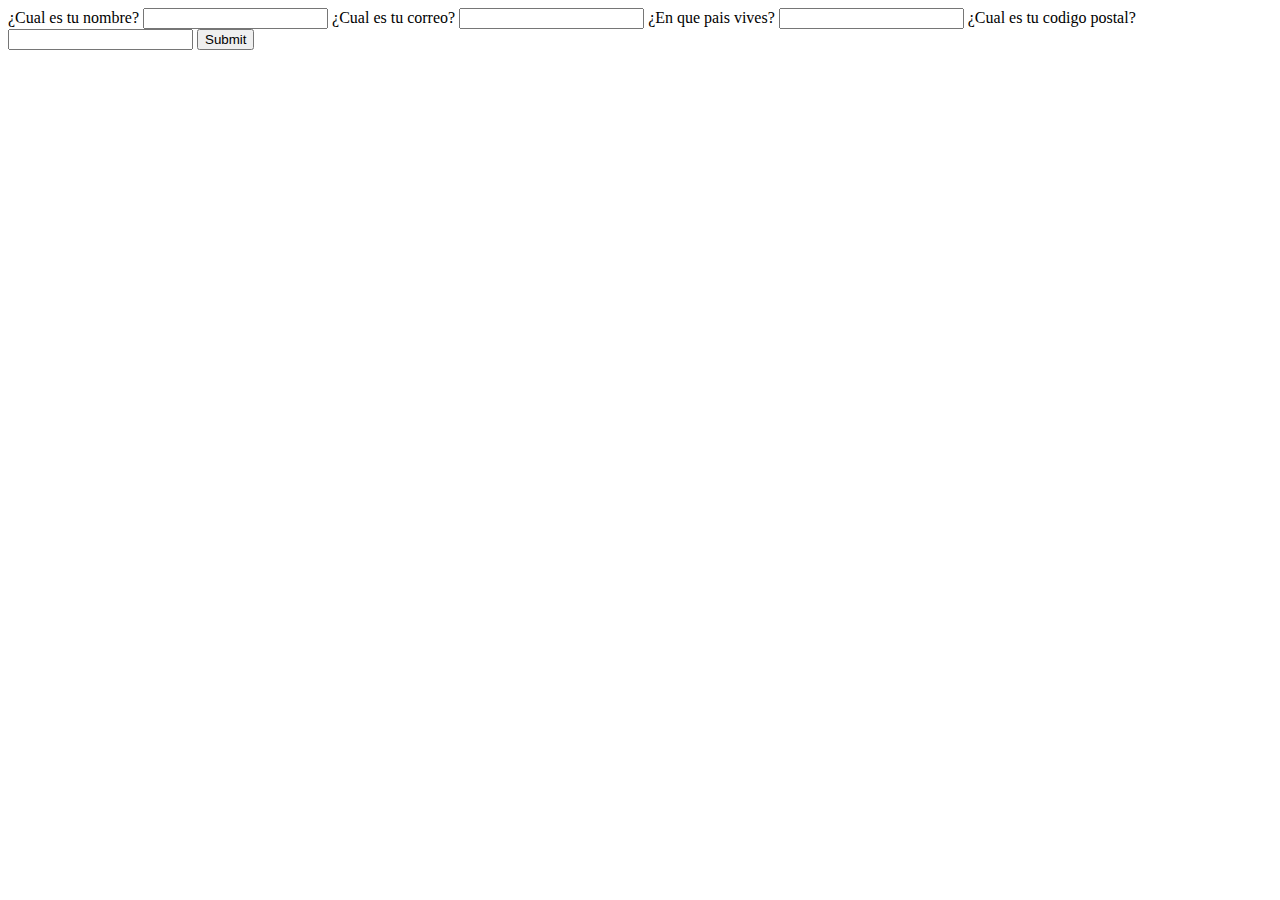
<file: claseCalendario/index.html>
<!DOCTYPE html>
<html lang="en">
<head>
    <meta charset="UTF-8">
    <meta http-equiv="X-UA-Compatible" content="IE=edge">
    <meta name="viewport" content="width=device-width, initial-scale=1.0">
    <title>Document</title>
</head>
<body>
    <main>
        <form action="">
            <label for="nombre">
                <span>¿Cual es tu nombre?</span>
                <input type="text" name="nombre" id="nombre" autocomplete="name" required>
            </label>
            <label for="correo">
                <span>¿Cual es tu correo?</span>
                <input type="email" name="correo" id="correo" autocomplete="email" required>
            </label>
            <label for="pais">
                <span>¿En que pais vives?</span>
                <input type="text" name="pais" id="pai" autocomplete="country" required>
            </label>
            <label for="cp">
                <span>¿Cual es tu codigo postal?</span>
                <input type="text" name="cp" id="cp" autocomplete="postal-code" required>
            </label>
            <input type="submit">
        </form>
    </main>
</body>
</html>
</file>
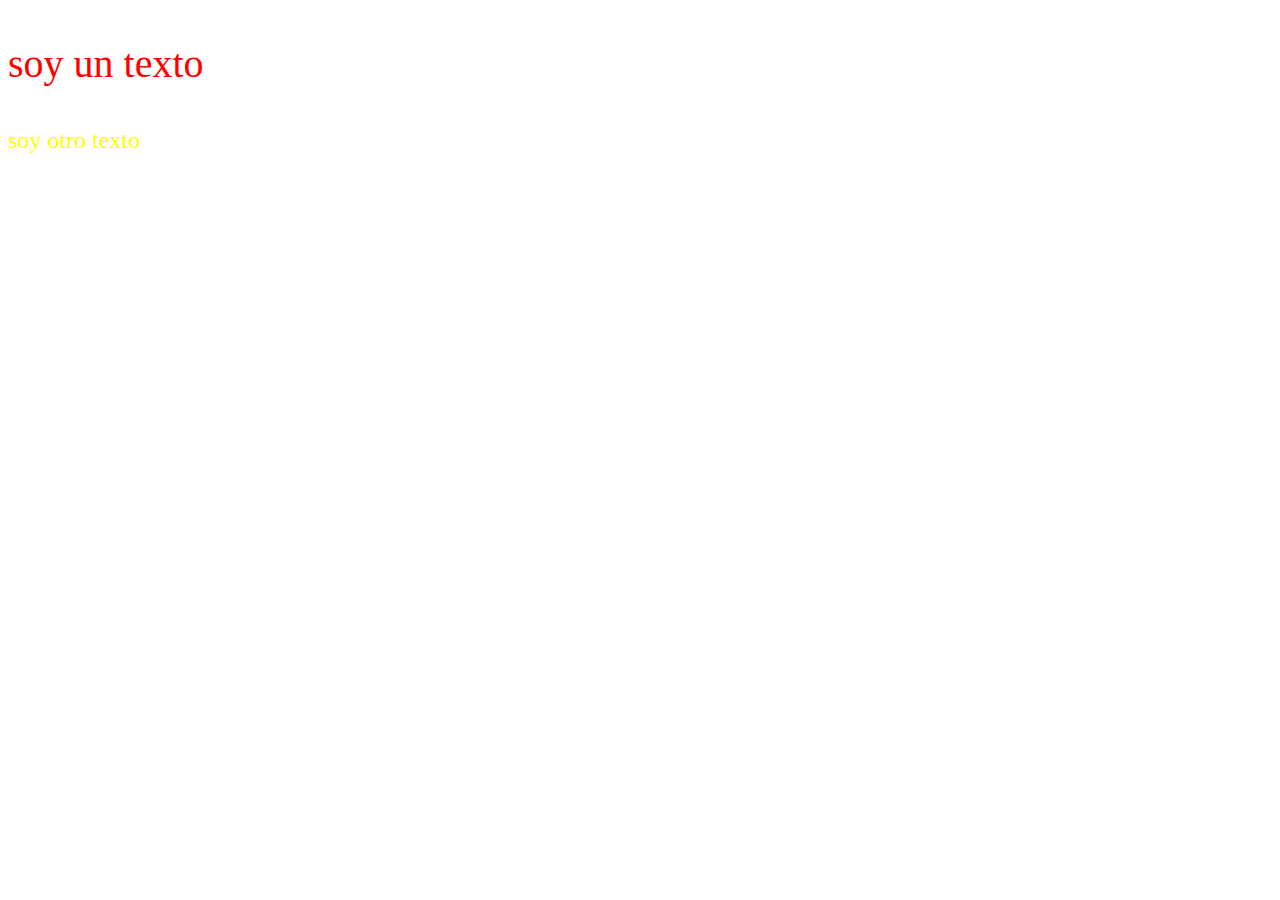
<file: claseCss/index.html>
<!DOCTYPE html>
<html lang="en">
<head>
    <meta charset="UTF-8">
    <meta http-equiv="X-UA-Compatible" content="IE=edge">
    <meta name="viewport" content="width=device-width, initial-scale=1.0">
    <title>Document</title>
    <link rel="stylesheet" href="./style.css">
    
</head>
<body>
    <main>
        <p class="parrafo">soy un  texto</p>
        <p id="texto">soy otro texto</p>
    </main>
</body>
</html>
</file>
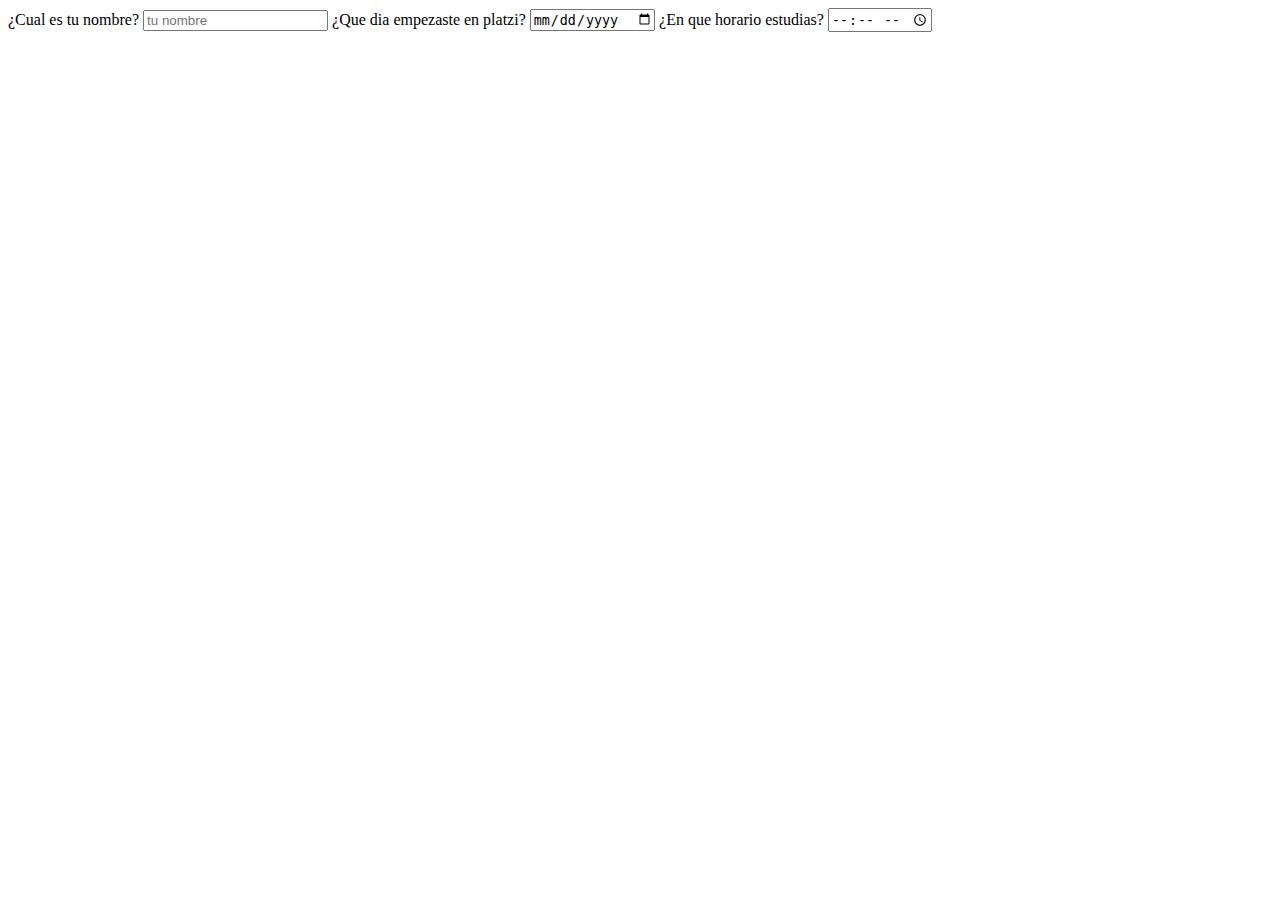
<file: claseForm/index.html>
<!DOCTYPE html>
<html lang="en">
<head>
    <meta charset="UTF-8">
    <meta http-equiv="X-UA-Compatible" content="IE=edge">
    <meta name="viewport" content="width=device-width, initial-scale=1.0">
    <title>Formularios</title>
</head>
<body>
    <form action="">
<label for="Nombre">
    <span>¿Cual es tu nombre?</span>
    <input type="text" id="Nombre" placeholder="tu nombre">
</label>
<label for="inicio-platzi">
    <span>¿Que dia empezaste en platzi?</span>
    <input type="date" id="inicio-platzi">
</label>
<label for="Horario">
    <span>¿En que horario estudias?</span>
    <input type="time" id="Horario">
</label>

    </form>
    
</body>
</html>
</file>
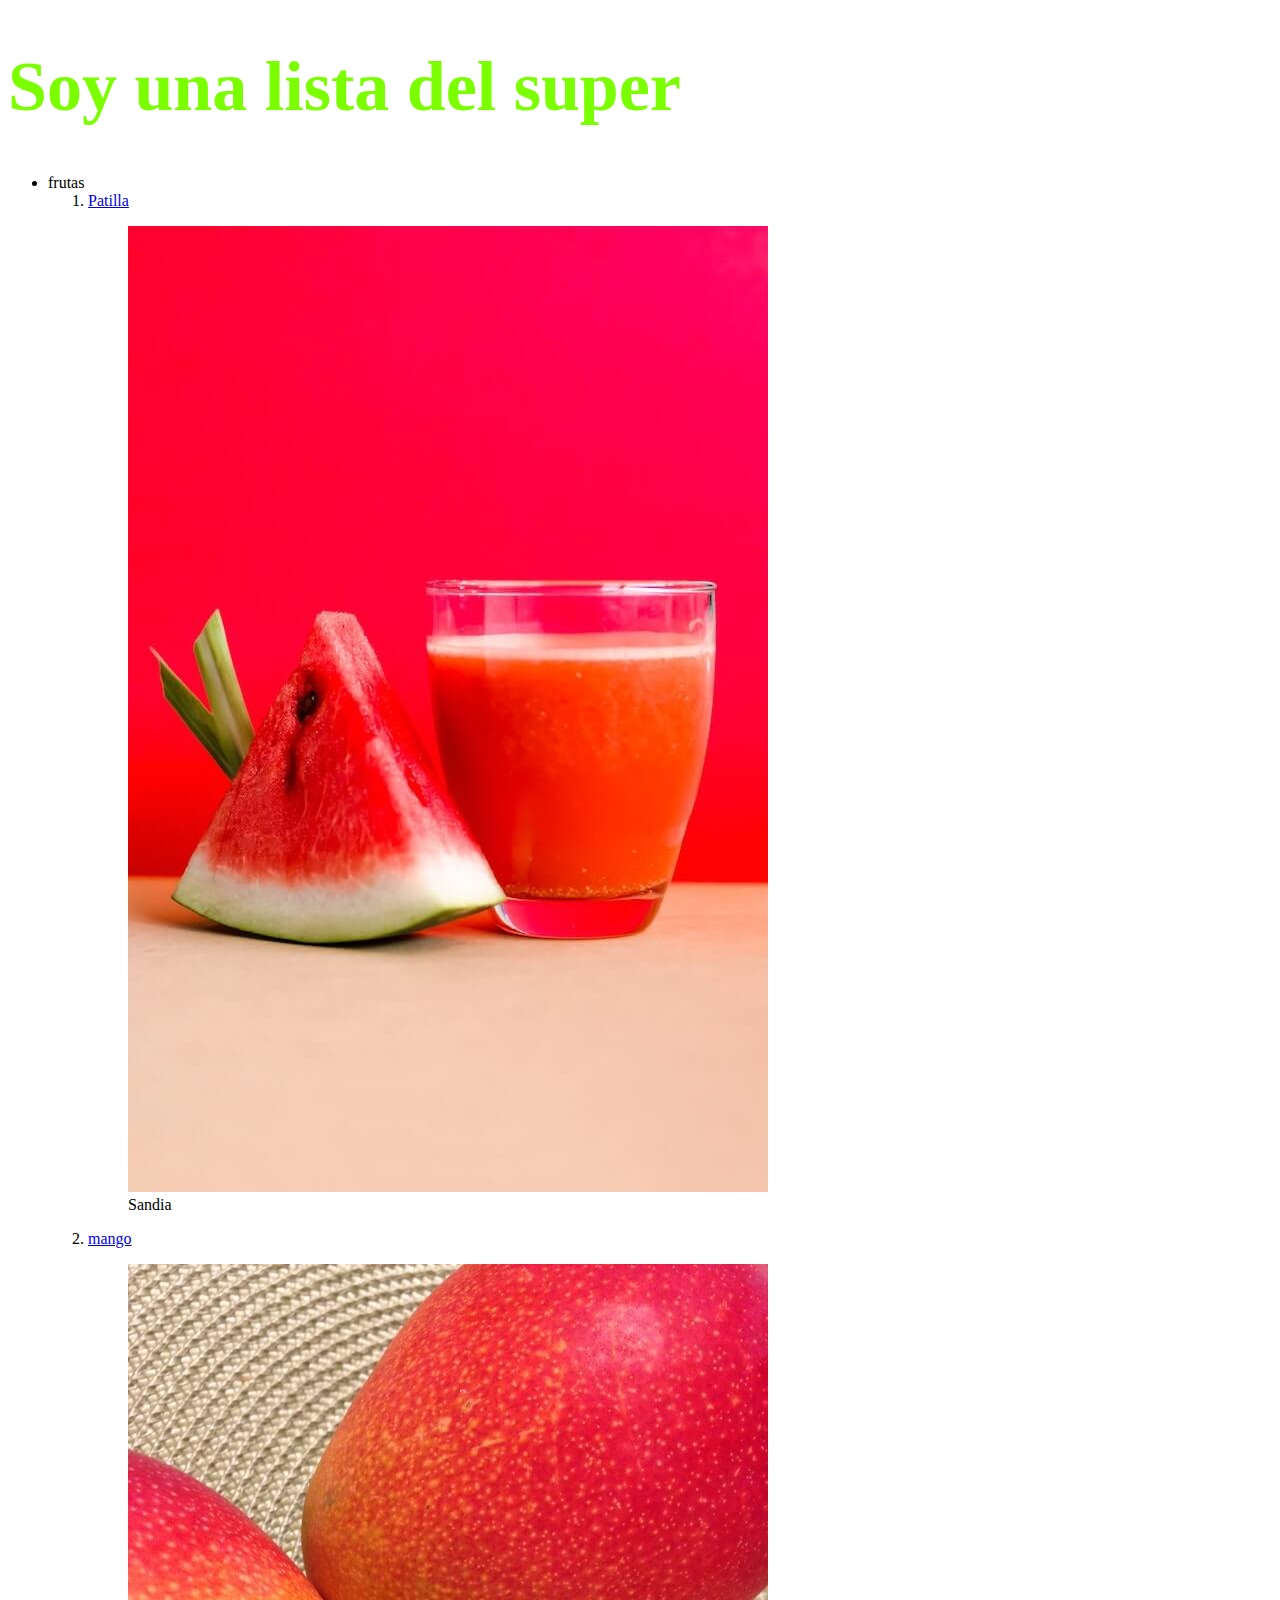
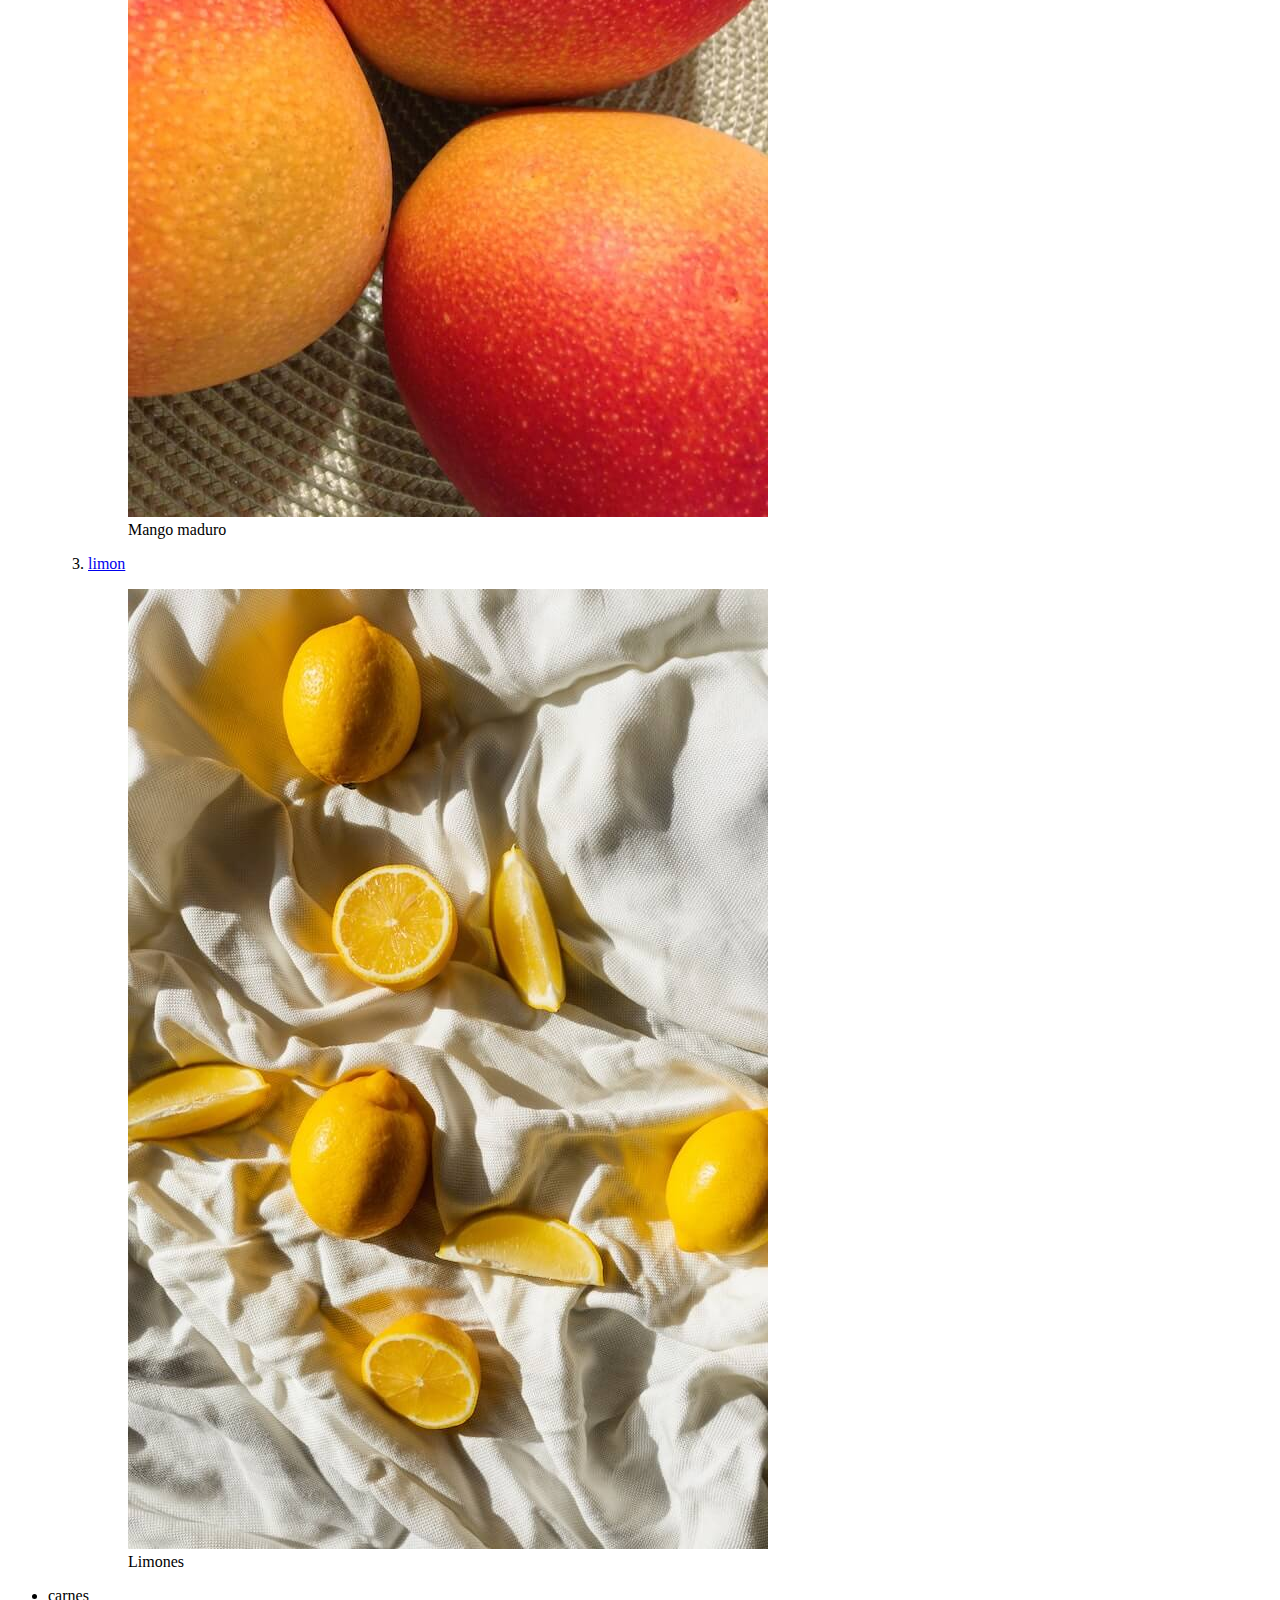
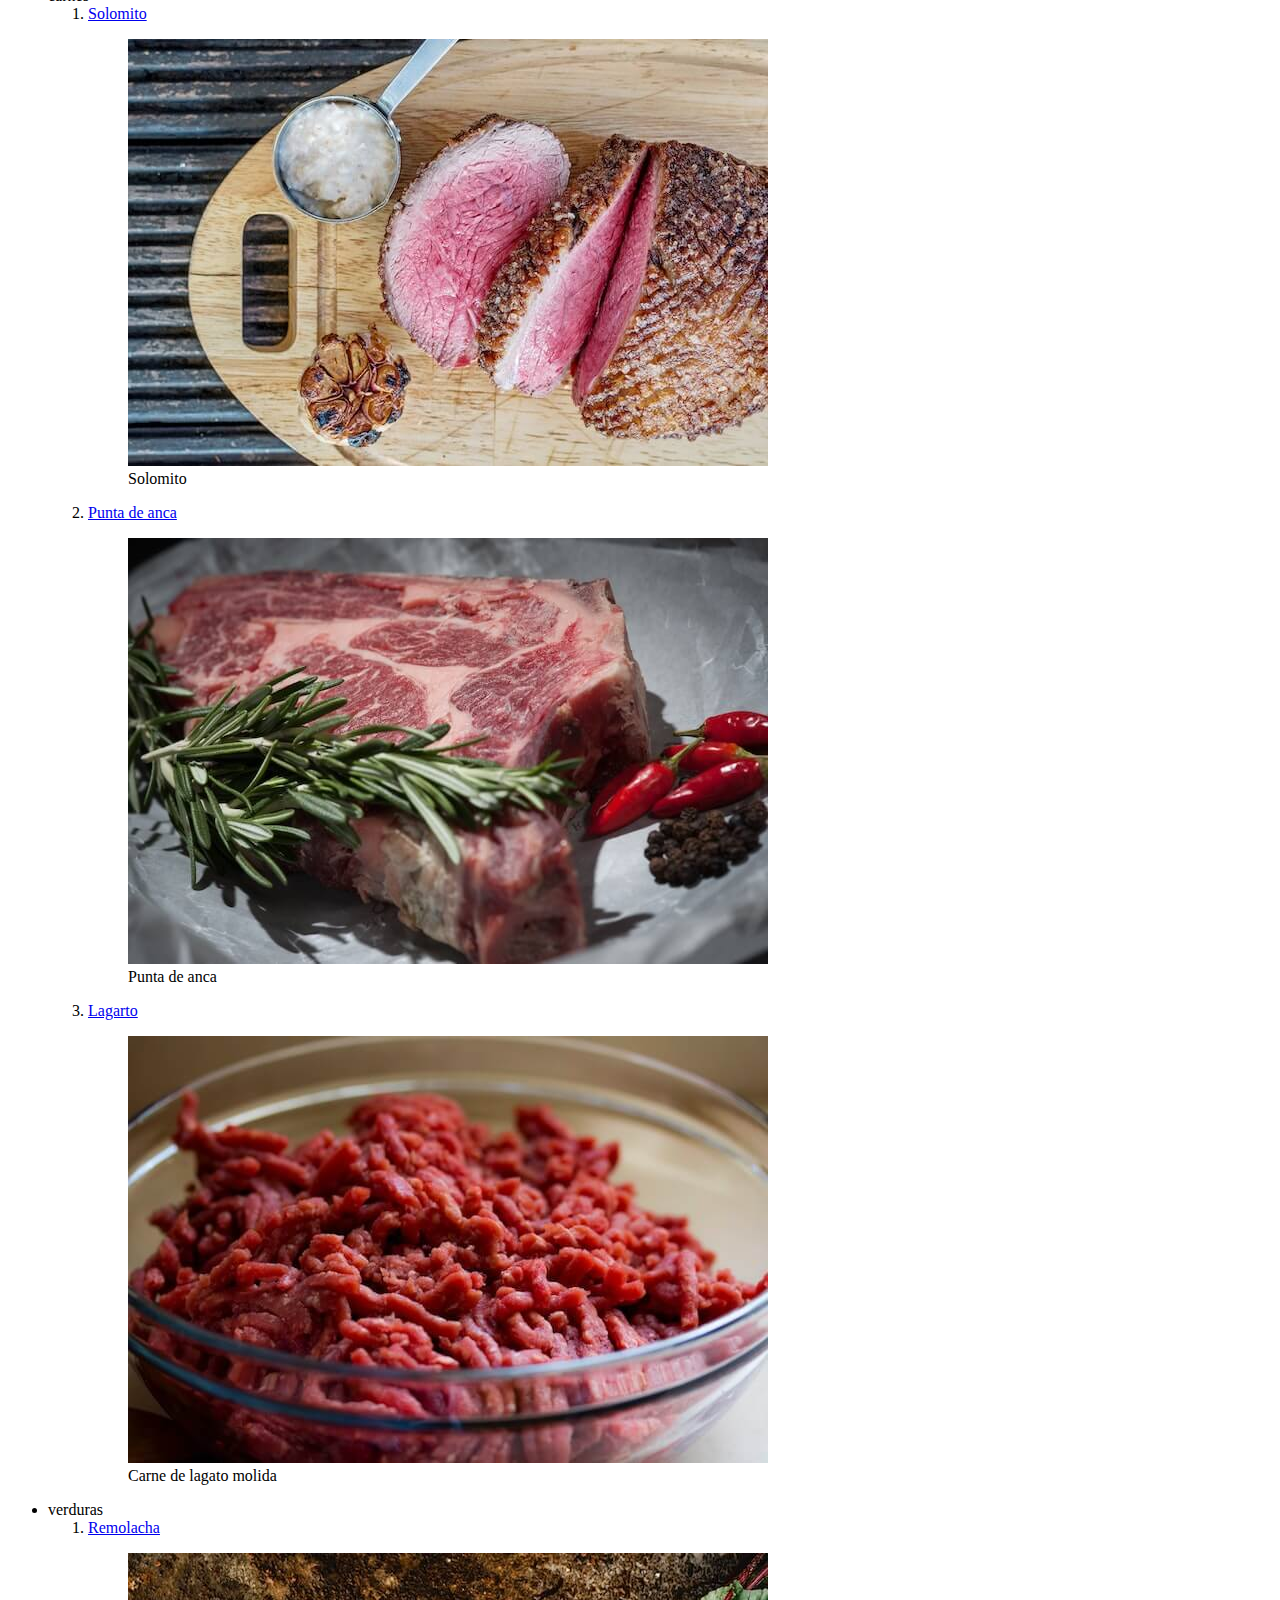
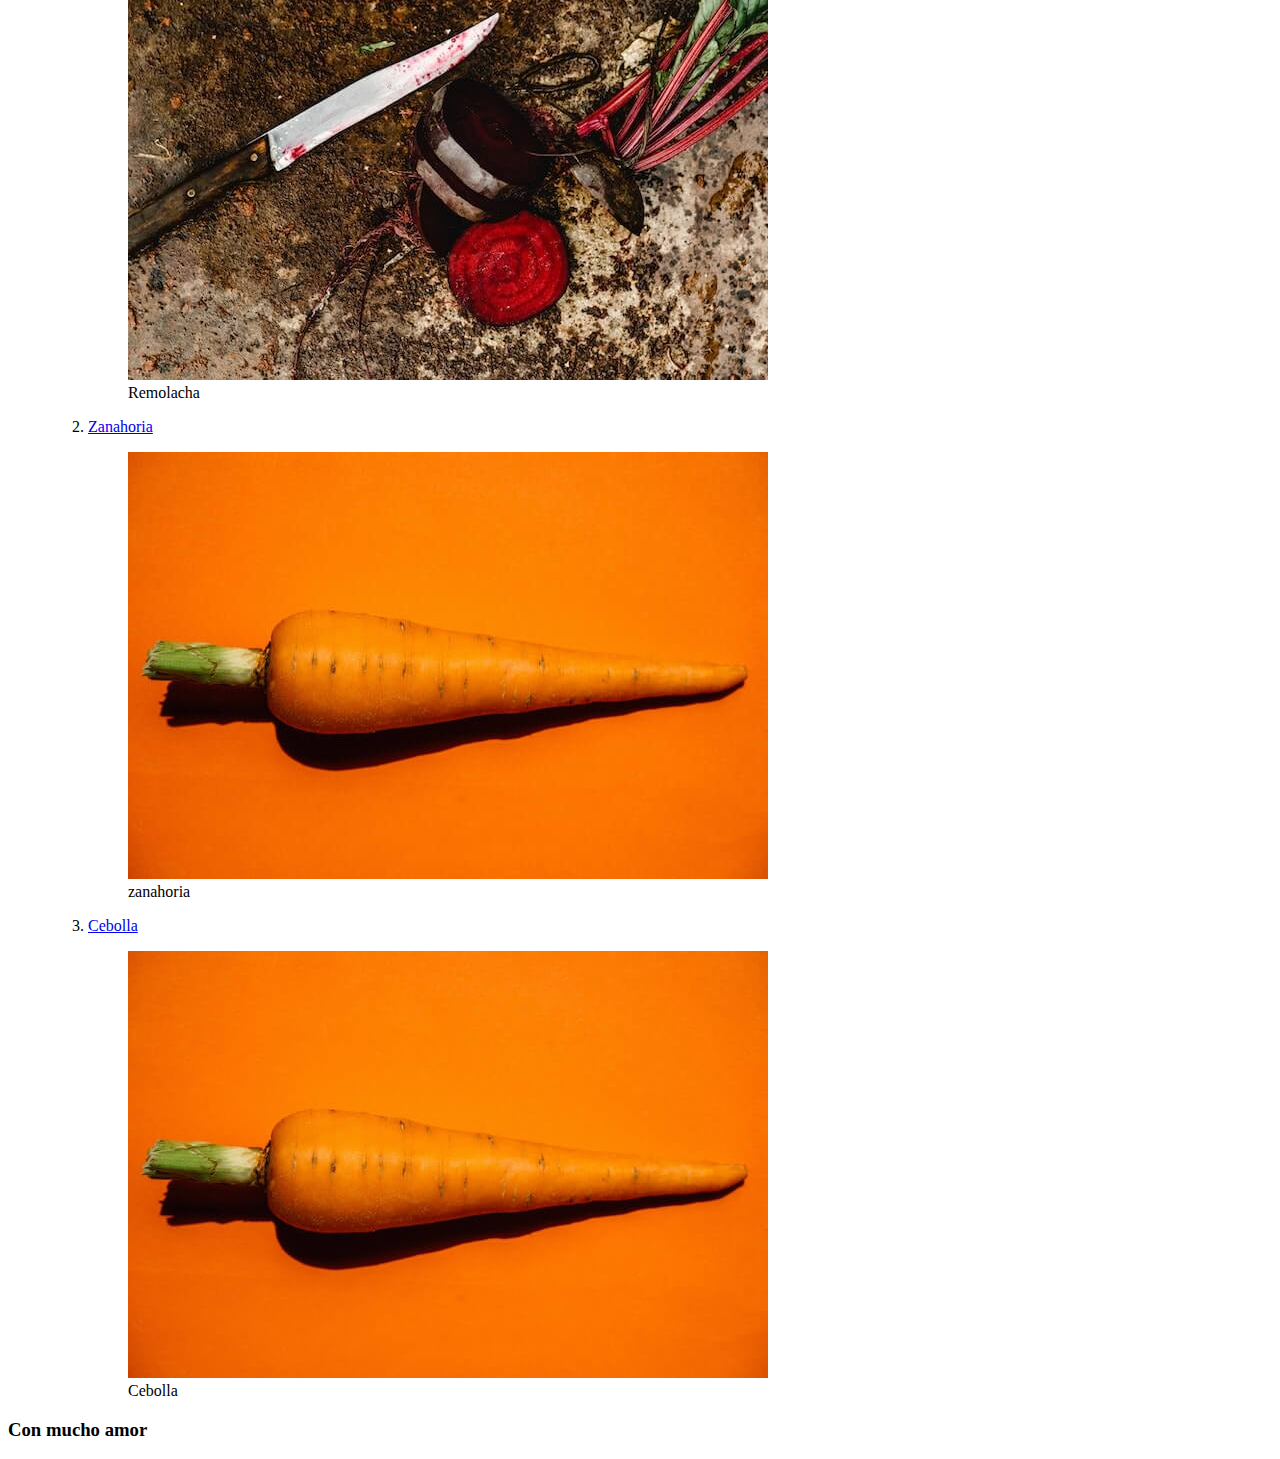
<file: claseIndex/index.html>
<!DOCTYPE html>
<html lang="es">
<head>
    <meta charset="UTF-8">
    <meta http-equiv="X-UA-Compatible" content="IE=edge">
    <meta name="viewport" content="width=device-width, initial-scale=1.0">
    <meta name="description" content="Esta pagina mostrara fotos de gatos">
    <meta name="robots" content="indez, follow">
    <link rel="stylesheet" href="./css/style.css">
    <title>Document</title>
</head>
<body>

    <header>
        <h1 class="titulo">Soy una lista del super</h1>
        
    </header>
<main>
    <article>
    <ul>
    <li>frutas
        <ol>
            <li><a href="https://www.cocinafacil.com.mx/recetas/recetas-con-sandia">Patilla</a>
            <figure>
                <img src="./pics/Patilla.jpg" alt="esta es la imagen de una patilla">
                <figcaption>Sandia</figcaption>
            </figure>
            </li>
            <li><a href="https://saborgourmet.com/recetas-con-mango/">mango</a>
            <figure>
                <img src="./pics/Mango.jpg" alt="Esta es la imagen de un mango">
                <figcaption>Mango maduro</figcaption>
            </figure>
            </li>
            <li><a href="https://www.recetasdeescandalo.com/limonada-casera-y-natural-la-receta-mas-facil-y-refrescante/">limon</a>
            <figure>
                <img src="./pics/Limon.jpg" alt="Esta es la imagen de un limon">
                <figcaption>Limones</figcaption>
            </figure>
            </li>
        </ol>
    </li>
    <li>carnes
        <ol>
            <li><a href="https://www.recetasgratis.net/receta-de-solomillo-de-res-a-la-pimienta-50935.html">Solomito</a>
            <figure>
                <img src="./pics/Solomo.jpg" alt="Esta es la imagen de un Solomito">
                <figcaption>Solomito</figcaption>
            </figure>
            </li> 
            <li><a href="https://www.recetasgratis.net/receta-de-punta-de-anca-a-la-parrilla-57229.html">Punta de anca</a>
                <figure>
                    <img src="./pics/Puntadeanca.jpg" alt="Esta es la imagen de una punta de anca">
                    <figcaption>Punta de anca</figcaption>
                </figure>
            </li>
            <li><a href="https://www.recetavenezolana.com/asado-criollo-de-lagarto-de-res/">Lagarto</a>
                <figure>
                    <img src="./pics/Lagarto.jpg" alt="Esta es la imagen de un Carne de lagarto">
                    <figcaption>Carne de lagato molida</figcaption>
                </figure>
            </li>
        
        </ol>
    </li>

    <li>verduras
        <ol>
            <li><a href="https://www.pequerecetas.com/receta/recetas-con-remolacha-faciles/">Remolacha</a>
                <figure>
                    <img src="./pics/Remolacha.jpg" alt="Esta es la imagen de una Remolacha">
                    <figcaption>Remolacha</figcaption>
                </figure>
            </li>
            <li><a href="https://www.directoalpaladar.com/ingredientes-y-alimentos/nuestras-mejores-47-recetas-zanahoria">Zanahoria</a>
                <figure>
                    <img src="./pics/zanahoria.jpg" alt="Esta es la imagen de una zanahoria">
                    <figcaption>zanahoria</figcaption>
                </figure>
            </li>
            <li><a href="https://recetasdecocina.elmundo.es/2020/04/cebolla-caramelizada-receta-facil.html">Cebolla</a>
                <figure>
                    <img src="./pics/zanahoria.jpg" alt="Esta es la imagen de un cebolla">
                    <figcaption>Cebolla</figcaption>
                </figure>
            </li>
        </ol>
    </li>
    </ul>   
    </article>  
</main>
 <footer>
    <h3>Con mucho amor</h3>
 </footer>   
</body>
</html>
</file>
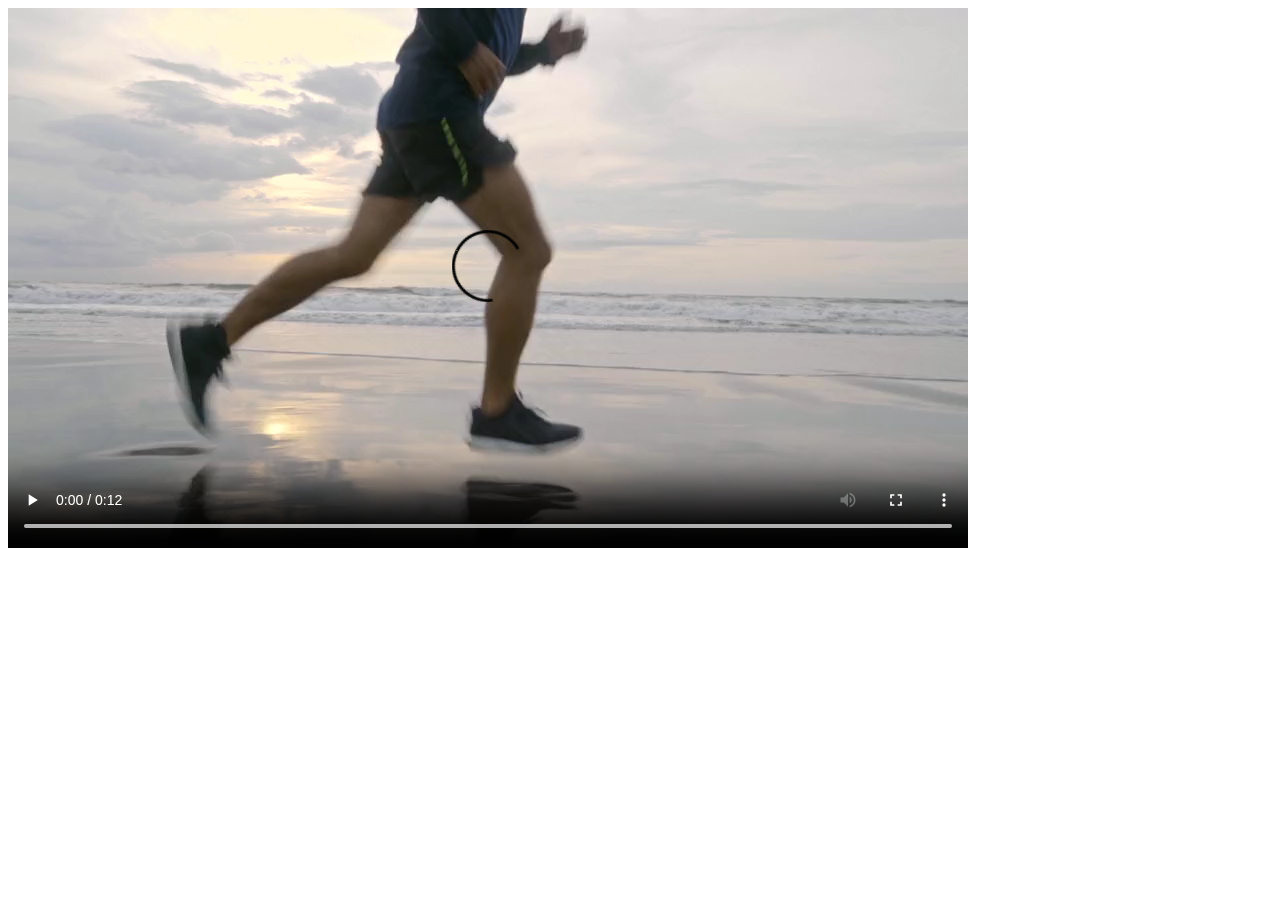
<file: claseVideo/index.html>
<!DOCTYPE html>
<html lang="en">
<head>
    <meta charset="UTF-8">
    <meta http-equiv="X-UA-Compatible" content="IE=edge">
    <meta name="viewport" content="width=device-width, initial-scale=1.0">
    <title>Document</title>
</head>
<body>
    <main>
        <section>
            <video  controls preload="auto">
                <source src="./Corriendo.mp4#t=3,6">
            </video>
        </section>
    </main>
</body>
</html>
</file>
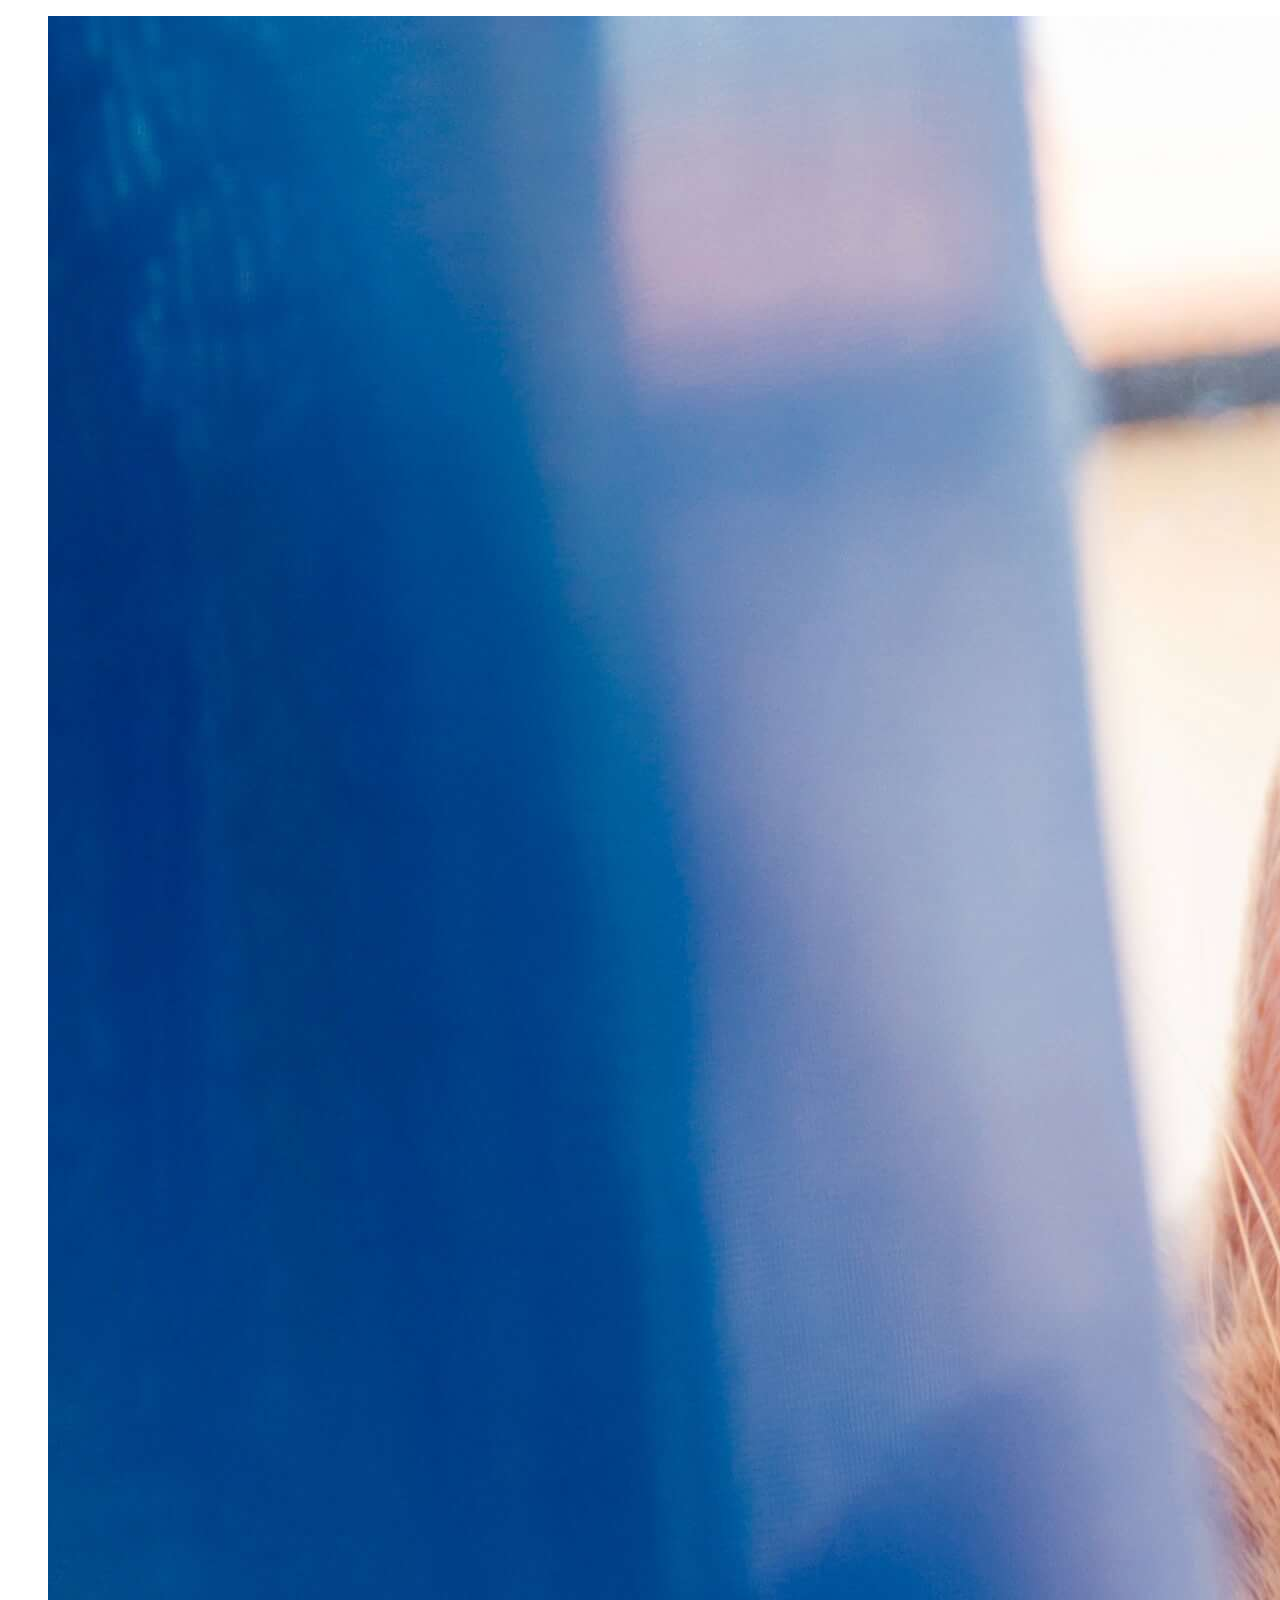
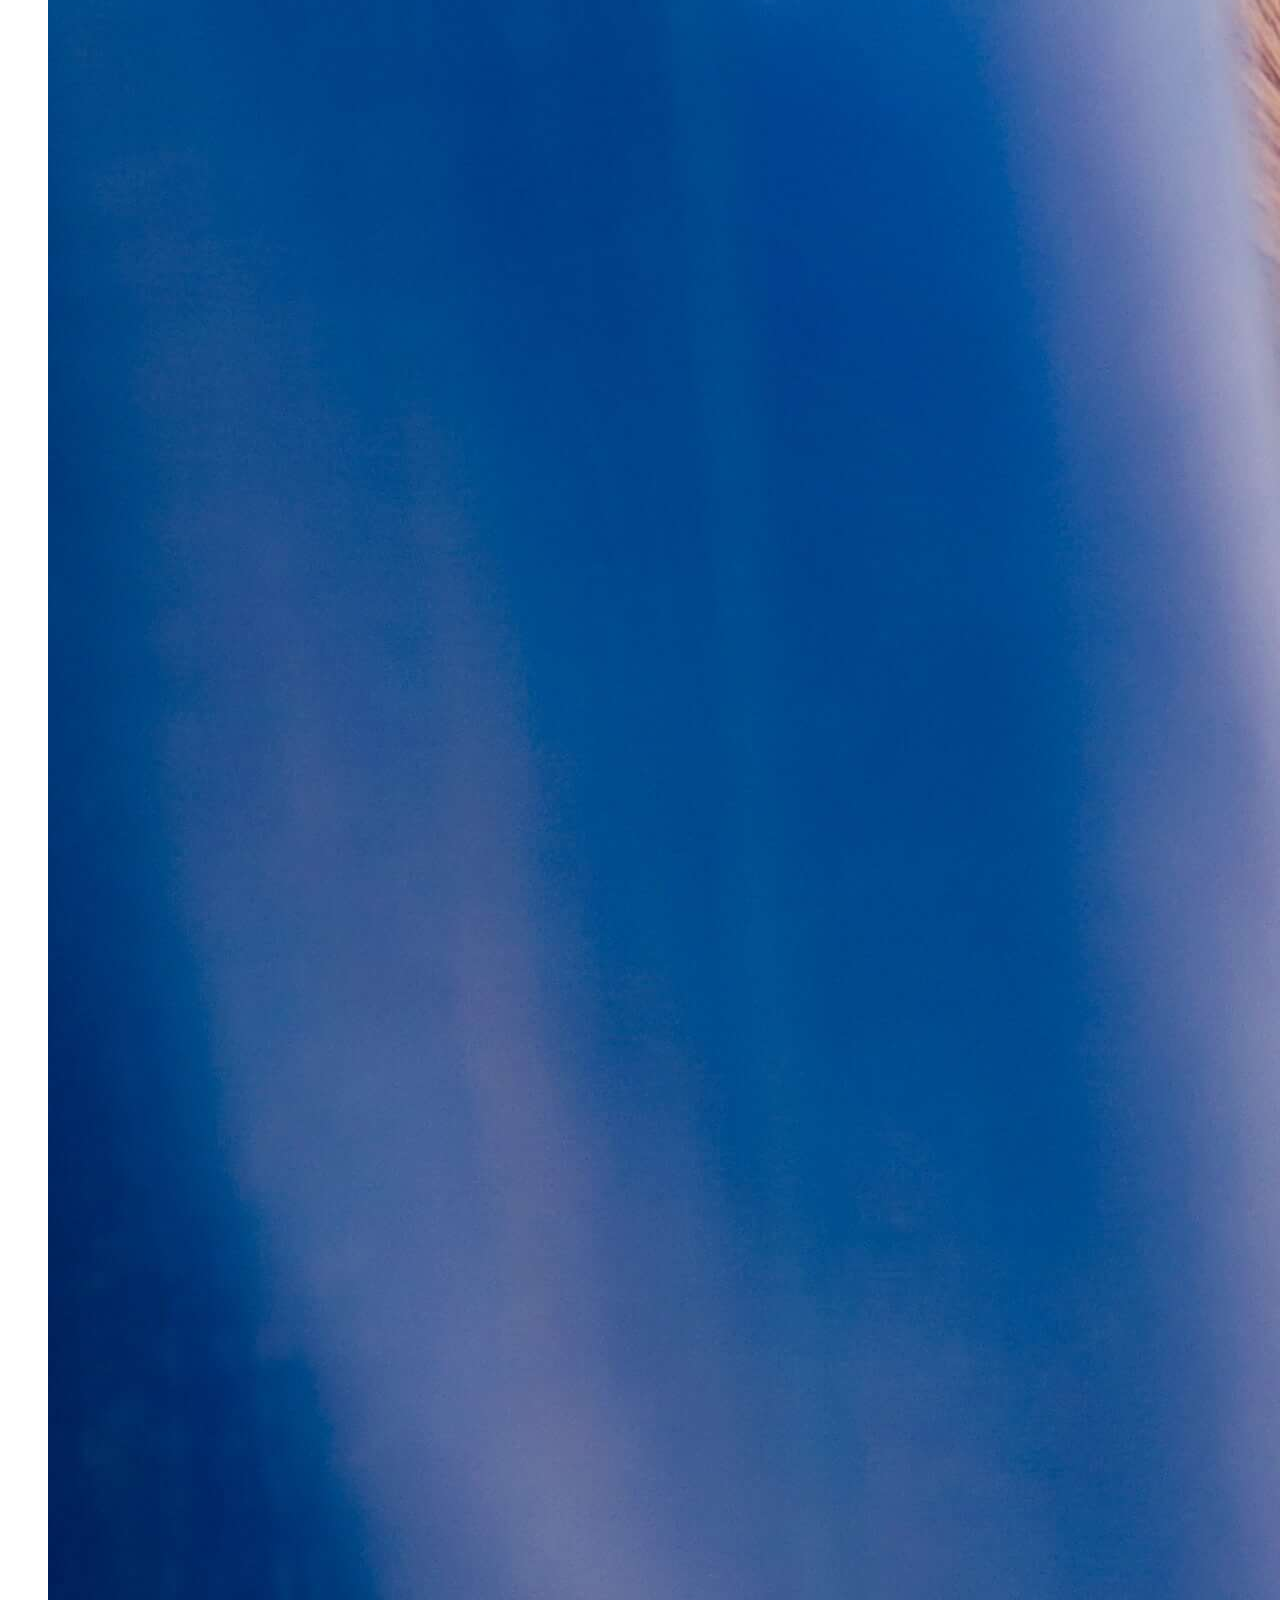
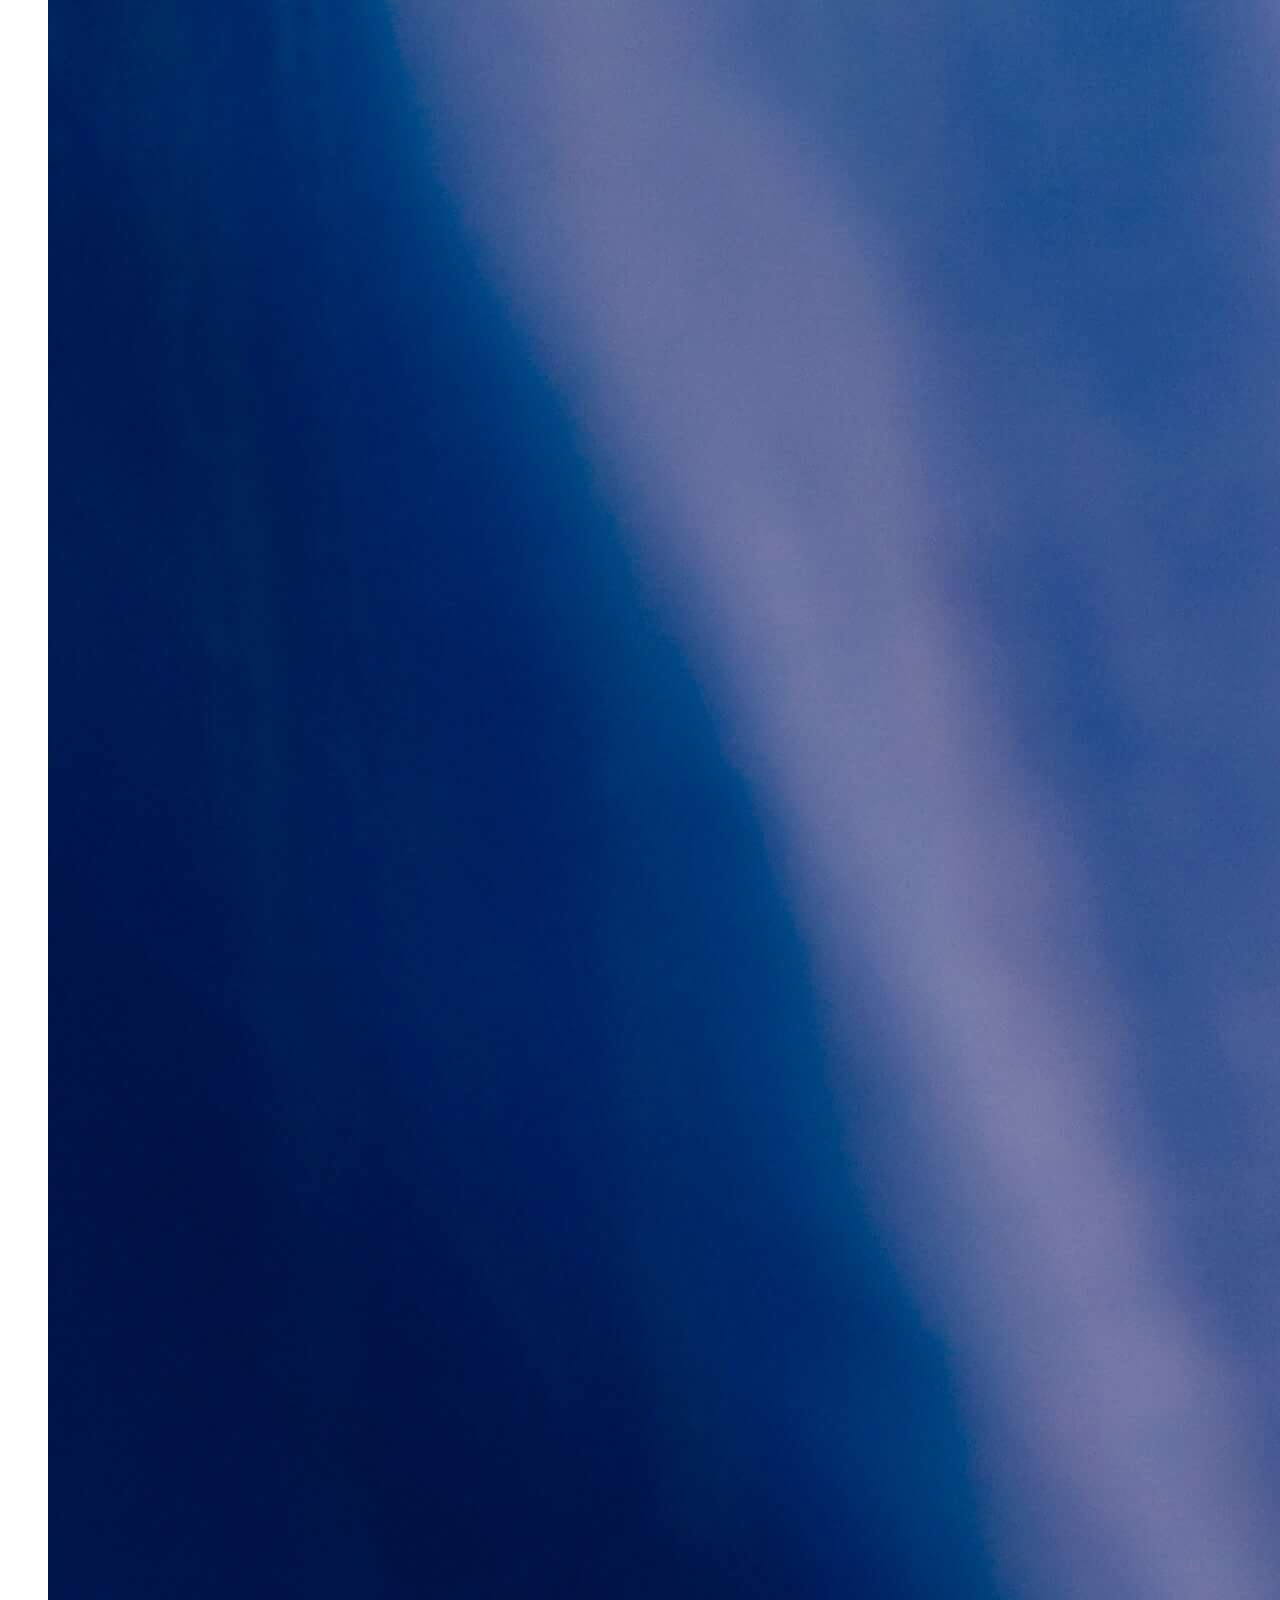
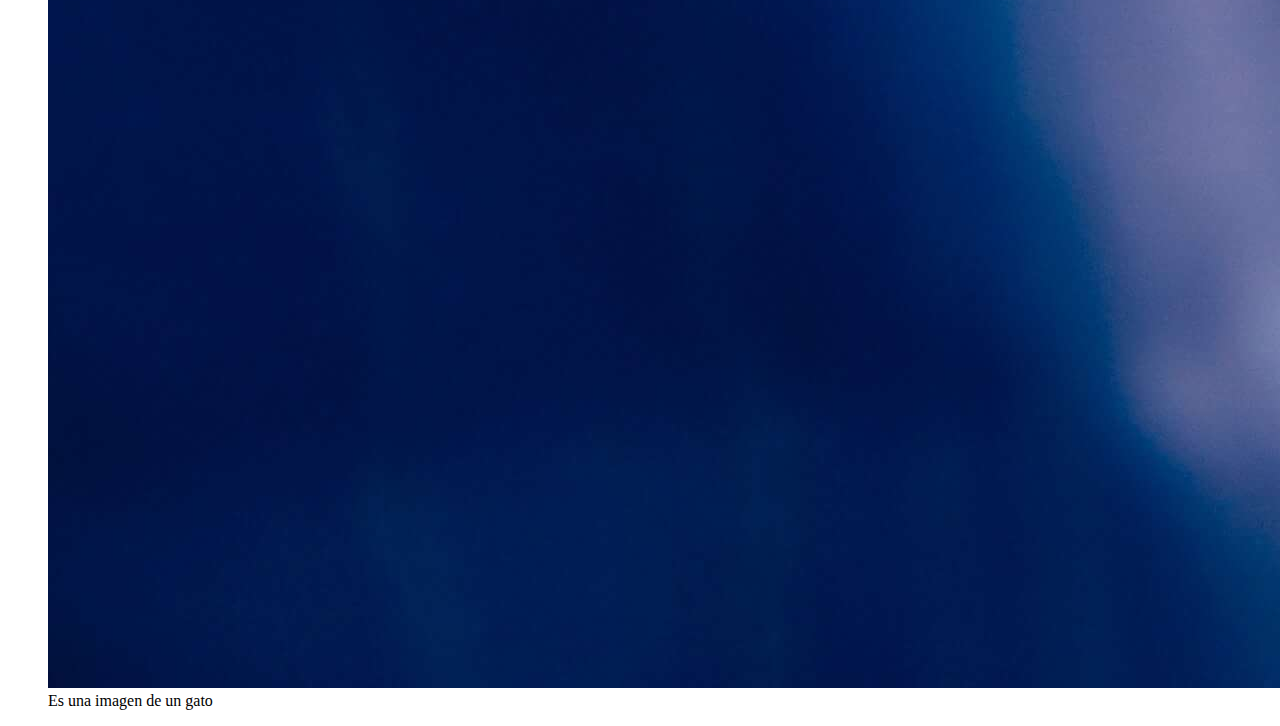
<file: claseImg/claseimg.html>
<!DOCTYPE html>
<html lang="es">
<head>
    <meta charset="UTF-8">
    <meta http-equiv="X-UA-Compatible" content="IE=edge">
    <meta name="viewport" content="width=device-width, initial-scale=1.0">
    <title>Document</title>
</head>
<body>
    <main>
        <section>
           <figure>
            <img src="./pics/pexels-matteo-petralli-1828875.jpg" alt="Es una imagen de un gato">
            <figcaption>Es una imagen de un gato</figcaption>
        </figure>
        </section>
    </main>
</body>
</html>
</file>
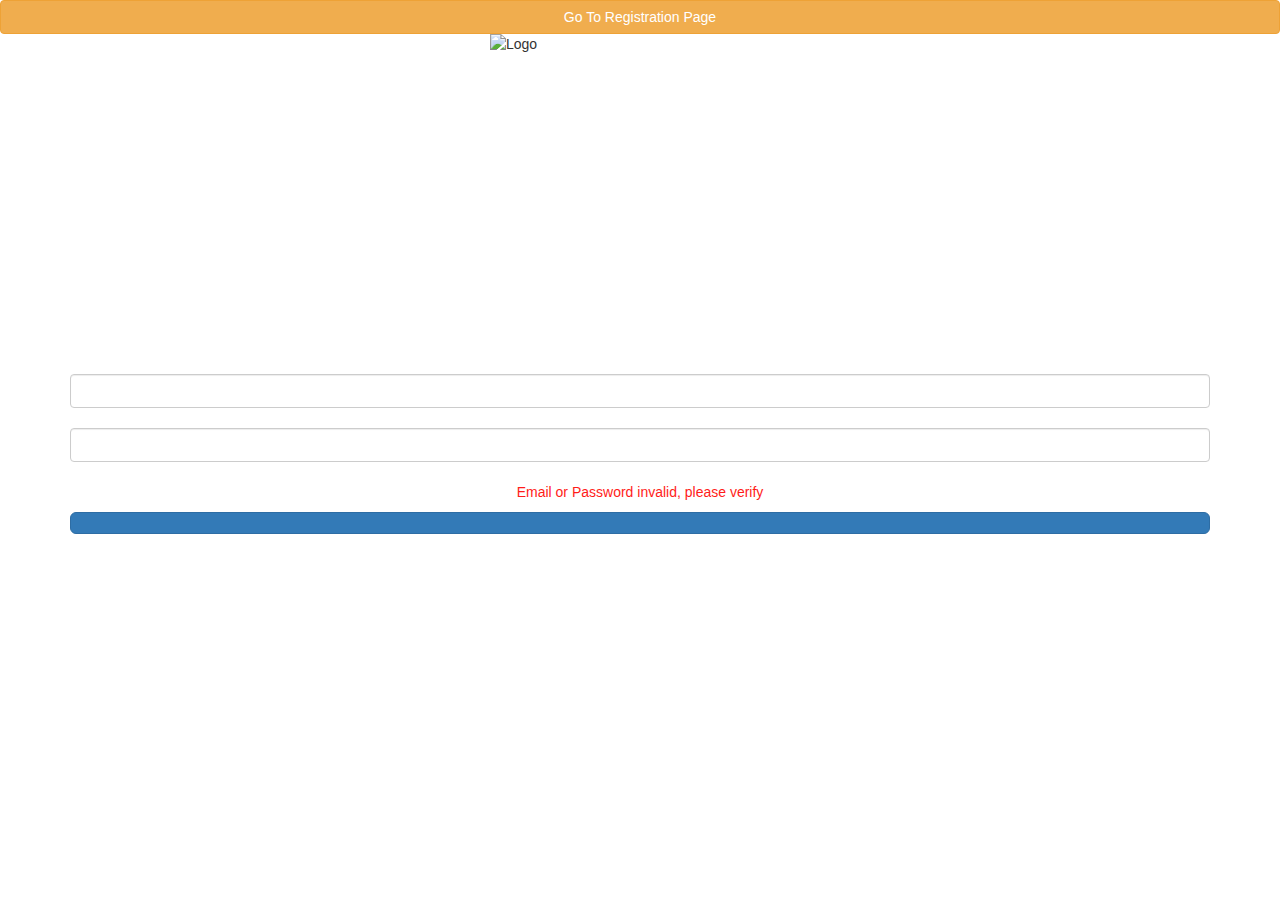
<file: login dinamico/login.html>
<!DOCTYPE html>
<html xmlns="http://www.w3.org/1999/xhtml"
	xmlns:th="http://www.thymeleaf.org">

<head>
	<title>Spring Security Tutorial</title>
	<link rel="stylesheet" type="text/css" th:href="@{/css/login.css}" />
	<link rel="stylesheet" href="https://maxcdn.bootstrapcdn.com/bootstrap/3.3.7/css/bootstrap.min.css">
  	<script src="https://ajax.googleapis.com/ajax/libs/jquery/3.1.1/jquery.min.js"></script>
  	<script src="https://maxcdn.bootstrapcdn.com/bootstrap/3.3.7/js/bootstrap.min.js"></script>
</head>

<body>
	<form th:action="@{/registration}" method="get">
		<button class="btn btn-md btn-warning btn-block" type="Submit">Go To Registration Page</button>
	</form>	
	
	<div class="container">
		<img th:src="@{/images/login.jpg}" class="img-responsive center-block" width="300" height="300" alt="Logo" />
		<form th:action="@{/login}" method="POST" class="form-signin">
			<h3 class="form-signin-heading" th:text="Welcome"></h3>
			<br/>
			 
			<input type="text" id="email" name="email"  th:placeholder="Email"
				class="form-control" /> <br/> 
			<input type="password"  th:placeholder="Password"
				id="password" name="password" class="form-control" /> <br /> 
				
			<div align="center" th:if="${param.error}">
				<p style="font-size: 20; color: #FF1C19;">Email or Password invalid, please verify</p>
			</div>
			<button class="btn btn-lg btn-primary btn-block" name="Submit" value="Login" type="Submit" th:text="Login"></button>
		</form>
	</div>
</body>
</html>
</file>
<file: claseCss/style.css>
p {
    color: blue;
    font-size: 40px;
}

/* clase */
.parrafo{
    color: red;
}

/* ID */
#texto{
    color: yellow;
    font-size: 24px;
}
</file>
<file: claseIndex/css/style.css>
.titulo{
    color: rgb(123, 255, 0);
    font-size: 70px;
    
    
}
</file>
